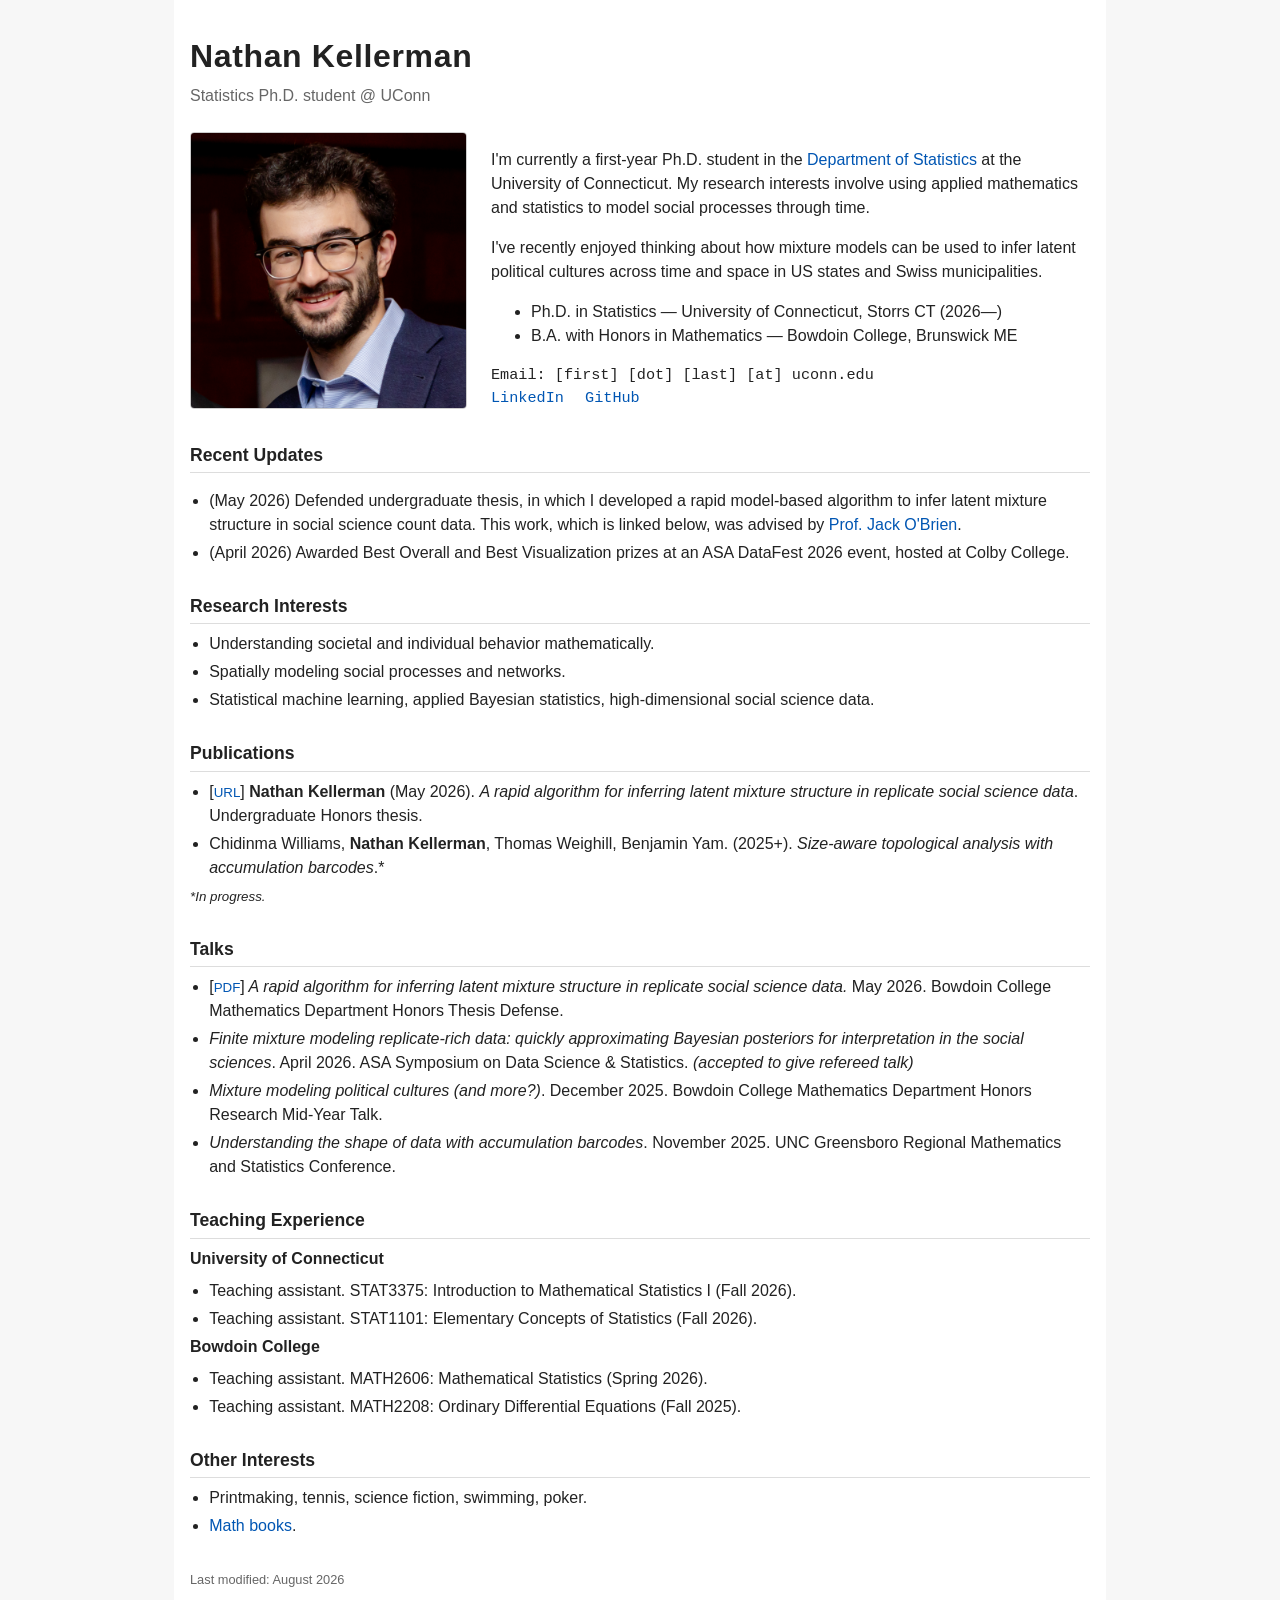
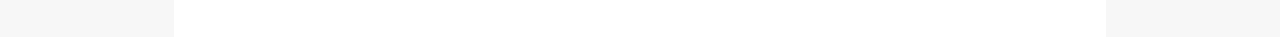
<file: index.html>
<!DOCTYPE html>
<html lang="en">
<head> 

  <link rel="shortcut icon" type="image/x-icon" href="images/favicon.png">

  <script src="text-convert.js" defer></script>

  <link rel="stylesheet" href="style.css">
  <meta charset="utf-8">
  <meta name="viewport" content="width=device-width, initial-scale=1">
  <title>Nathan Kellerman</title>
</head>
<body>

<div class="page">

  <header>
    <h1> Nathan Kellerman </h1>
    <h2> Statistics Ph.D. student @ UConn </h2>

    <div class="intro">
      <img src="images/nk.png">


    <div class="intro-text">
      <p> 
        I'm currently a first-year Ph.D. student in the <a href="https://statistics.uconn.edu/" target="_blank"> Department of Statistics</a> at the University of Connecticut. My research interests involve using applied mathematics and statistics to model social processes through time.
      </p>

      <p>
        I've recently enjoyed thinking about how mixture models can be used to infer latent political cultures across time and space in US states and Swiss municipalities.
      </p>

      <section id="education">
      <ul>
        <li>Ph.D. in Statistics — University of Connecticut, Storrs CT (2026—)</li>
        <li>
          B.A. with Honors in Mathematics — Bowdoin College, Brunswick ME
        </li>
      </ul>
    </section>

      <div class="contact">
        <div>
          
          Email: [first] [dot] [last] [at] uconn.edu


        </div>
        <div class="contact-links">
          <a href="http://linkedin.com/in/nathan--kellerman" target="_blank">LinkedIn</a>
          <a href="https://github.com/nathan-kellerman" target="_blank">GitHub</a>
        </div>
      </div>
    </div>
  </div>
  </header>
<main>
    <section id='recent_news'>
      <h3>Recent Updates</h3>
      <p>
        <ul>
          <li>
          (May 2026) Defended undergraduate thesis, in which I developed a rapid model-based algorithm to infer latent mixture structure in social science count data. This work, which is linked below, was advised by <a href="https://cascobayesian.github.io/" target="_blank">Prof. Jack O'Brien</a>.    
          </li>
          <li>
          (April 2026) Awarded Best Overall and Best Visualization prizes at an ASA DataFest 2026 event, hosted at Colby College.
          </li>
      </ul>
      </p>
    </section>

    <section id="research">
      <h3>Research Interests</h3>
      <ul>
        <li>Understanding societal and individual behavior mathematically.</li>
        <li>Spatially modeling social processes and networks.</li>
        <li>Statistical machine learning, applied Bayesian statistics, high-dimensional social science data.</li>
    

      </ul>
    </section>

    <section id="publications">
      <h3> Publications</h3>
      <ul>
        
        <li>[<a href="https://digitalcollections.bowdoin.edu/view/60900/a-rapid-algorithm-for-inferring-latent-mixture-structure-in-replicate-social-science-data?q=must,any,contains,kellerman&offset=0&limit=50&q=filter,parents,equals,85" target=”_blank”><small>URL</small></a>] <b>Nathan Kellerman</b> (May 2026). <i>A rapid algorithm for inferring latent mixture structure in replicate social science data</i>. Undergraduate Honors thesis. </li>


        <li>Chidinma Williams, <b>Nathan Kellerman</b>, Thomas Weighill, Benjamin Yam. (2025+). <i>Size-aware topological analysis with accumulation barcodes</i>.*</li>
      </ul>
       <i><small>*In progress. </small></i>
    </section>

    <section id="talks">
      <h3>Talks</h3>
      <ul>

        <li> [<a href="talks/undergrad/kellerman_UG_thesis_talk.pdf" target=”_blank”><small>PDF</small></a>]<i> A rapid algorithm for inferring latent mixture structure in replicate social science data. </i> May 2026. Bowdoin College Mathematics Department Honors Thesis Defense. </li>

        <li> <i>Finite mixture modeling replicate-rich data: quickly approximating Bayesian posteriors for interpretation in the social sciences</i>. April 2026. ASA Symposium on Data Science & Statistics. <i>(accepted to give refereed talk) </i></li>

        <li> <i>Mixture modeling political cultures (and more?)</i>. December 2025. Bowdoin College Mathematics Department Honors Research Mid-Year Talk.</li>


        <li> <i>Understanding the shape of data with accumulation barcodes</i>. November 2025. UNC Greensboro
        Regional Mathematics and Statistics Conference. </li>
      </ul>
    </section>

    <section id='teaching'>
      <h3>Teaching Experience</h3>

      <b>University of Connecticut</b>
      <ul>
        <li>
          Teaching assistant. STAT3375: Introduction to Mathematical Statistics I (Fall 2026).
        </li>
        <li>
          Teaching assistant. STAT1101: Elementary Concepts of Statistics (Fall 2026).
        </li>
      </ul>

      <b>Bowdoin College</b>
      <ul>
        <li>
          Teaching assistant. MATH2606: Mathematical Statistics (Spring 2026).
        </li>
        <li>
          Teaching assistant. MATH2208: Ordinary Differential Equations (Fall 2025).
        </li>
      </ul>

    </section>

    <section id="other">
      <h3>Other Interests</h3>
      <ul>
        <li>Printmaking, tennis, science fiction, swimming, poker. </li>
        <li><a href="math_books.html">Math books</a>.
        </li>
      </ul>
    </section>

  </main>

  <footer>
    Last modified: August 2026
  </footer>

</div>

</body>
</html>
</file>
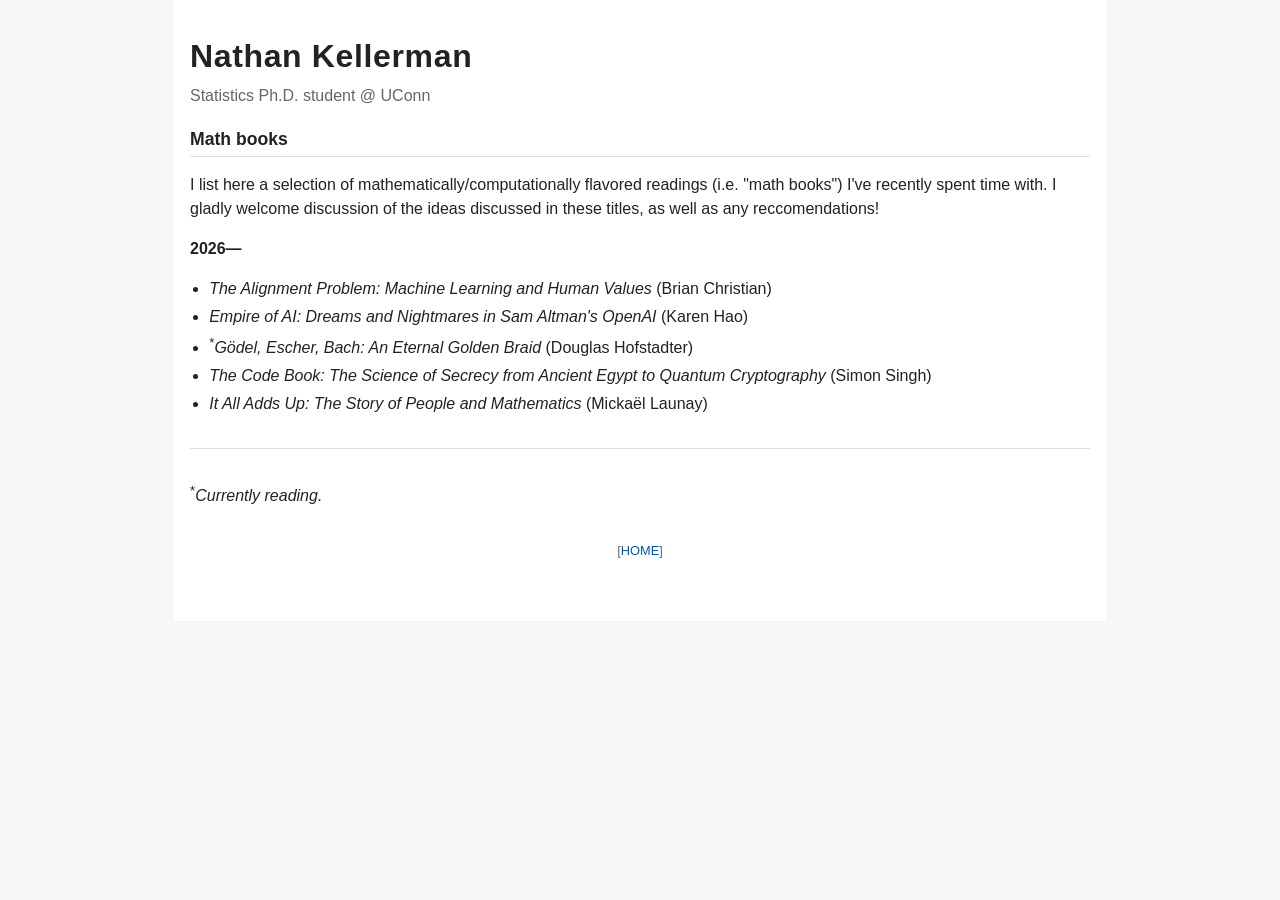
<file: math_books.html>
<!DOCTYPE html>
<html lang="en">
<head> 

  <link rel="shortcut icon" type="image/x-icon" href="images/favicon.png">

  <link rel="stylesheet" href="style.css">
  <meta charset="utf-8">
  <meta name="viewport" content="width=device-width, initial-scale=1">
  <title>Math books</title>
</head>
<body>

<div class="page">

  <header>
    <h1> Nathan Kellerman</h1> 
    <h2> Statistics Ph.D. student @ UConn </h2>
  </header>
<main>
    <section id='recent_news'>
      <h3>Math books</h3>
      <p> I list here a selection of mathematically/computationally flavored readings (i.e. "math books") I've recently spent time with. I gladly welcome discussion of the ideas discussed in these titles, as well as any reccomendations!</p>
      <p>
        <b>2026—</b>
      <ul>
        <li>
          <i>The Alignment Problem: Machine Learning and Human Values</i> (Brian Christian)
        </li>
        <li>
          <i>Empire of AI: Dreams and Nightmares in Sam Altman's OpenAI</i> (Karen Hao)
        </li>
        <li>
          <sup>*</sup><i>Gödel, Escher, Bach: An Eternal Golden Braid</i> (Douglas Hofstadter)
        </li>
        <li>
          <i>The Code Book: The Science of Secrecy from Ancient Egypt to Quantum Cryptography</i> (Simon Singh)
        </li>
        <li>
          <i>It All Adds Up: The Story of People and Mathematics</i> (Mickaël Launay)
        </li>
      </ul>
      </p>
      <hr>
      <p>
        <sup>*</sup><i>Currently reading.</i>
      </p>
    </section>

  </main>

<footer> 
<p class="center-text">[<a href="index.html" >HOME</a>]</p>
</footer>
</div>

</body>
</html>
</file>
<file: style.css>
body {
  margin: 0;
  padding: 0;
  background-color: #f7f7f7;
  font-family: -apple-system, BlinkMacSystemFont, "Segoe UI", sans-serif;
  line-height: 1.5;
  color: #222;
}

.page {
  max-width: 900px;
  margin: 0 auto;
  padding: 32px 16px 48px;
  background-color: #ffffff;
}


header h1 {
  margin: 0 0 4px;
  font-size: 2rem;
  letter-spacing: 0.02em;
}

header h2 {
  margin: 0;
  font-size: 1rem;
  font-weight: normal;
  color: #666;
}


.intro {
  display: flex;
  align-items: flex-start;
  gap: 24px;
  margin-top: 24px;
  margin-bottom: 32px;
  flex-wrap: wrap;
}

.intro img {
  width: 275px;
  height: auto;
  border: 1px solid #ccc;
  border-radius: 4px;
  object-fit: cover;
}

.intro-text {
  flex: 1 1 240px;
}


.contact {
  margin-top: 12px;
  font-family: "SF Mono", Menlo, Monaco, "Courier New", monospace;
  font-size: 0.95rem;
}

.contact-links a {
  margin-right: 12px;
}



main section {
  margin-bottom: 28px;
}

main h3 {
  font-size: 1.1rem;
  margin-bottom: 8px;
  border-bottom: 1px solid #ddd;
  padding-bottom: 4px;
}

main ul {
  margin: 8px 0 0 1.2em;
  padding: 0;
}

main li {
  margin-bottom: 4px;
}

/* links */

a {
  color: #0056b3;
  text-decoration: none;
}

a:hover {
  text-decoration: underline;
}

/* footer */

footer {
  margin-top: 32px;
  font-size: 0.8rem;
  color: #666;
}

/* mobile viewing */

@media (max-width: 600px) {

  .intro {
    flex-direction: column;
    align-items: center;
  }

  .intro img {
    width: 220px;
    height: 220px;
  }

  header {
    text-align: center;
  }
}

/* nk misc */

.center-text {
  text-align: center;
}

hr {
  border: none;
  border-top: 1px solid #ddd;
  margin: 32px 0;
}
</file>
